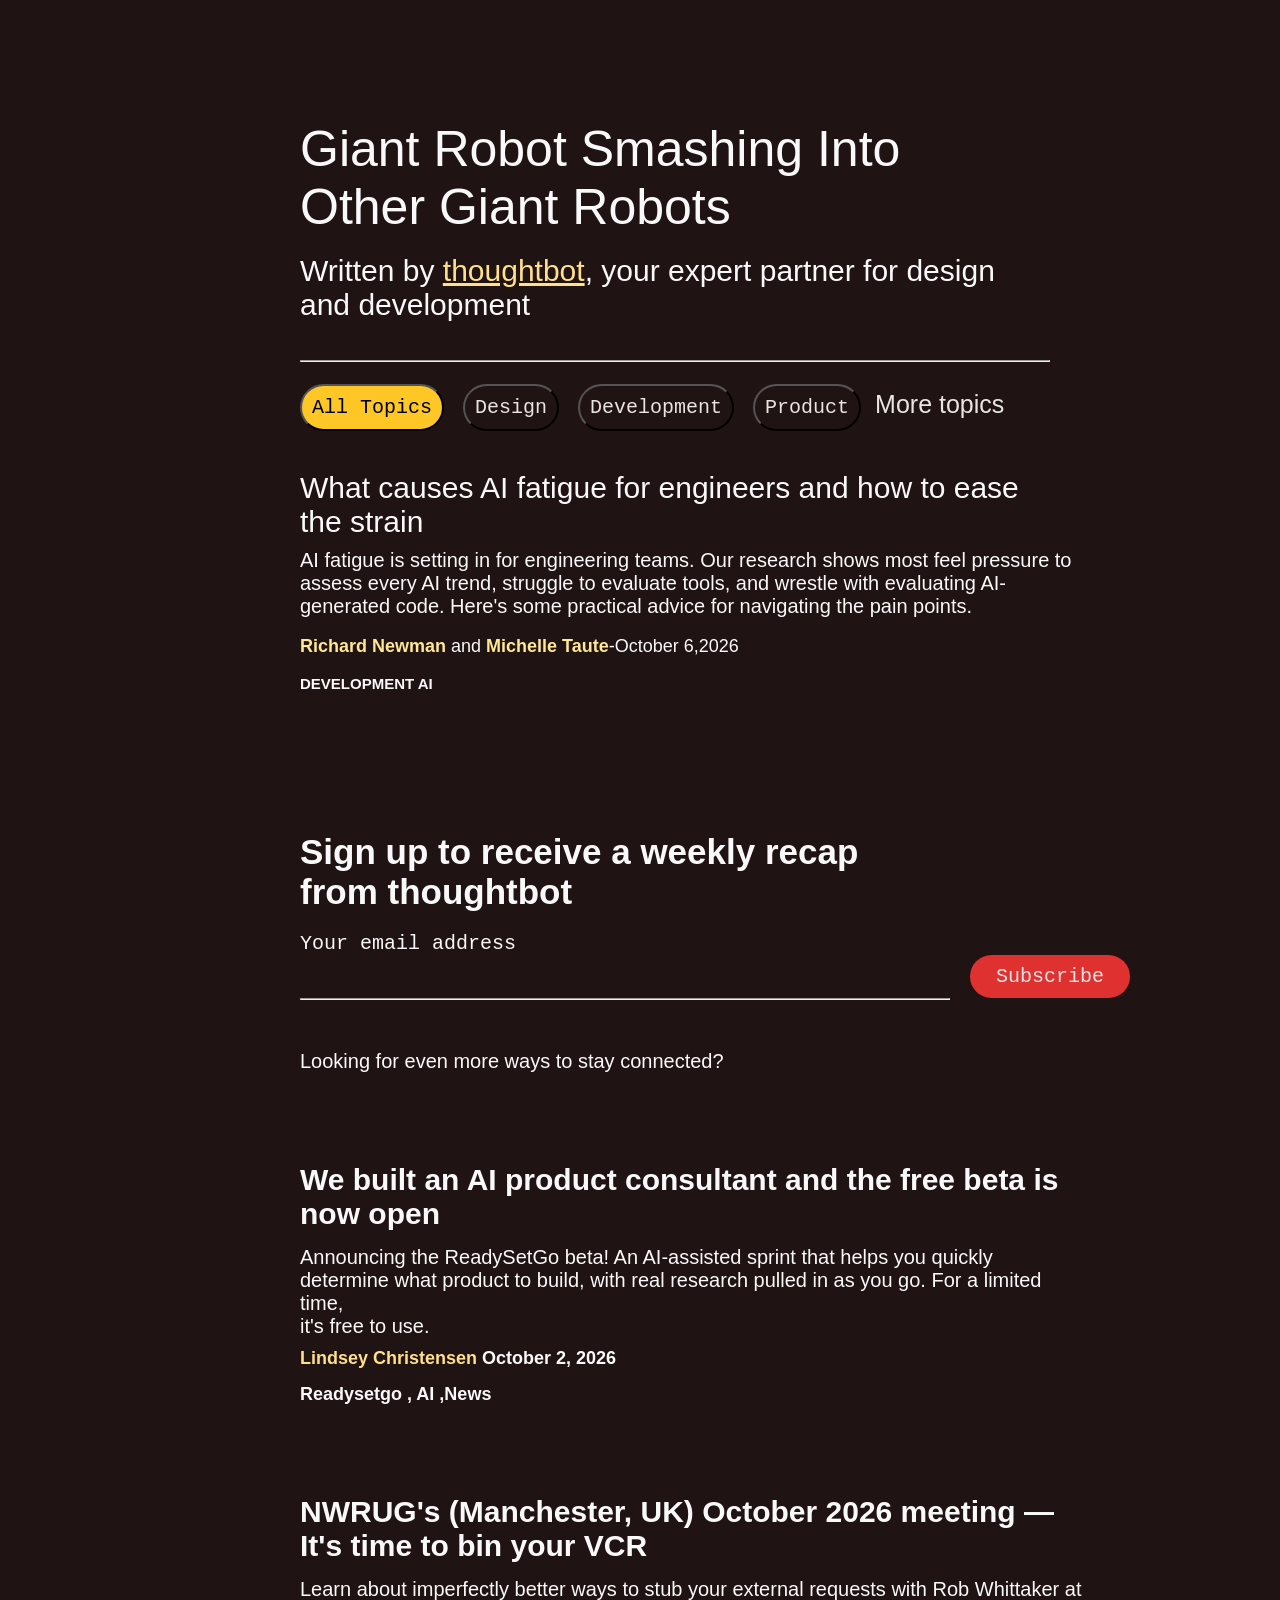
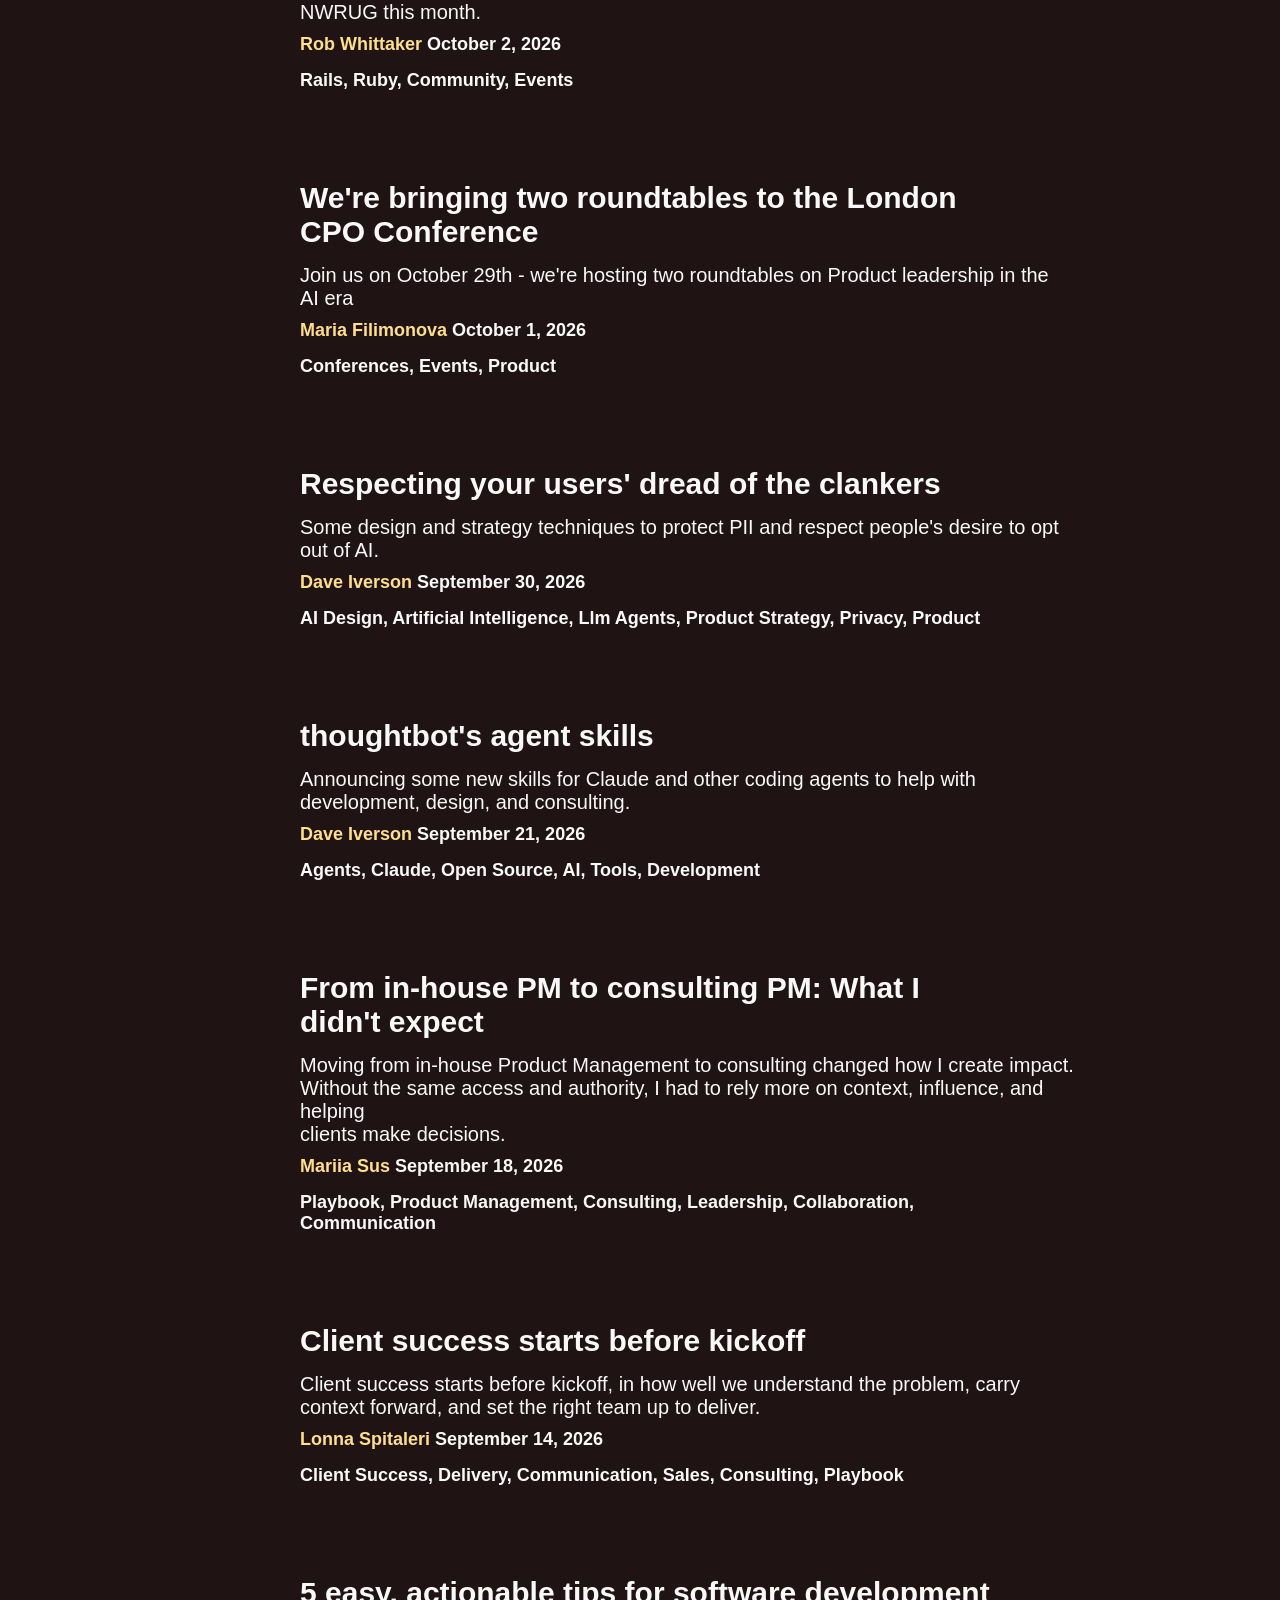
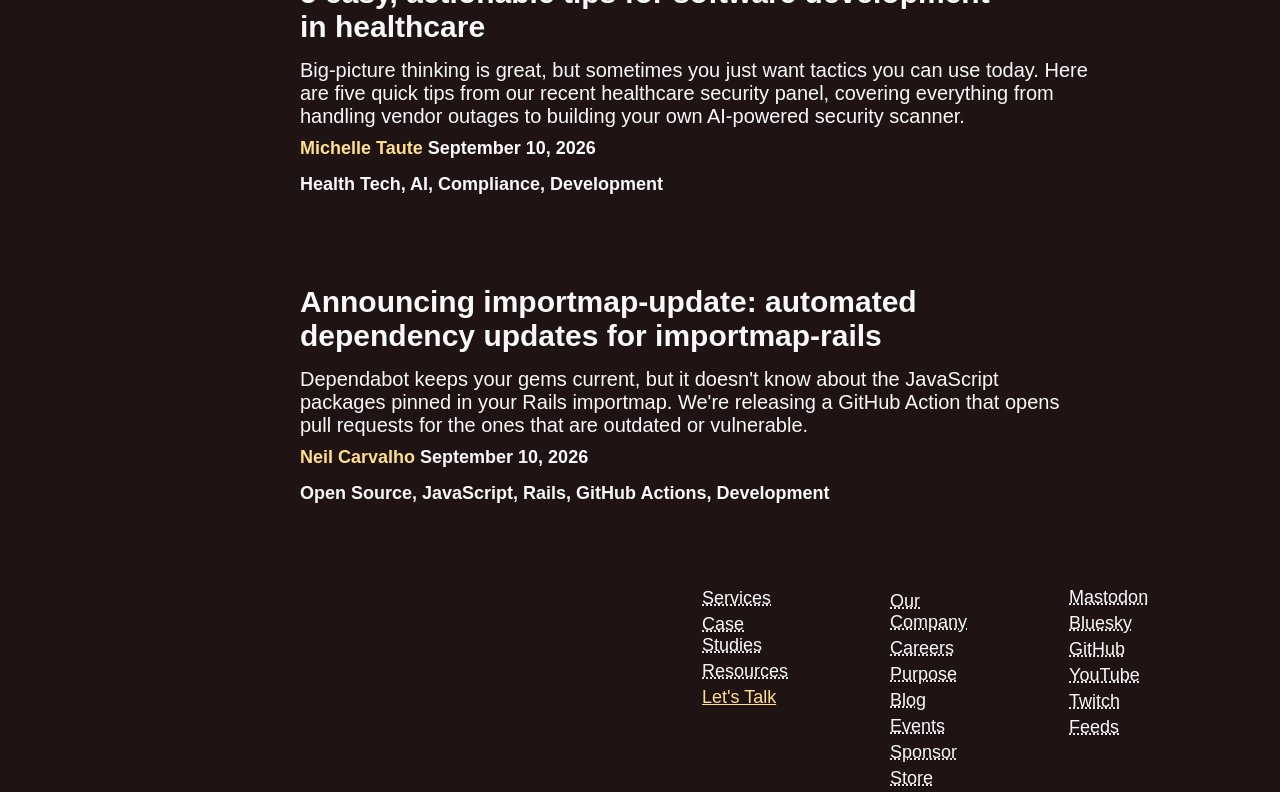
<file: index.html>
<!DOCTYPE html>
<html lang="en">
<head>
    <meta charset="UTF-8">
    <meta name="viewport" content="width=device-width, initial-scale=1.0">
    <title>ThoughtBot</title>
    <link rel="stylesheet" href="style.css">
</head>
<body>
    <div class="header">
    <h1>Giant Robot Smashing Into <br>Other Giant Robots</h1><br>
    <p>Written by <a href="" style="color: #FFDF8B;">thoughtbot</a>, your expert partner for design <br>and development</p><br>
    <hr style="color: #7B6E68; margin-top: 20px; width: 750px;">
    </div><br>

    <button>All Topics</button>
    <button style="background-color: #201313; color: #E9E5E4; margin-left: 15px;">Design</button>
     <button style="background-color: #201313; color: #E9E5E4; margin-left: 15px;">Development</button>
      <button style="background-color: #201313; color: #E9E5E4; margin-left: 15px;">Product</button>
      <button style="background-color: #201313; border: 0; color: #E9E5E4; font-family: Arial, Helvetica, sans-serif; font-size: 25px;">More topics</button>

      <p style="margin-top: 40px; font-weight: 200;">What causes AI fatigue for engineers and how to ease  <br>the strain</p>

      <p style="font-family: Arial, Helvetica, sans-serif; font-size: 20px; margin-top: 10px;">AI fatigue is setting in for engineering teams. Our research shows most feel pressure to <br>assess every AI trend, struggle to evaluate tools, and wrestle with evaluating AI- <br>generated code. Here's some practical advice for navigating the pain points.</p><br>

      <p style="font-family: Arial, Helvetica, sans-serif; font-size: 18px; " > <span style="color: #FFE793; font-weight: 700;">Richard Newman</span> and <span style="color: #FFE793;font-weight: 700;">Michelle Taute</span>-October 6,2026 </p><br>
      <p style="font-family: Arial, Helvetica, sans-serif; font-size: 15px; font-weight: 700; margin-bottom: 140px;">DEVELOPMENT AI</p>  

      <h1 style="color: #FAF9F9; font-family: Arial, Helvetica, sans-serif; font-size: 35px; font-weight: 550;">Sign up to receive a weekly recap <br>from thoughtbot</h1>

      <p style="font-family: monospace; font-size: 20px; margin-top: 20px;">Your email address</p>
      
      <button style="background-color: #E03131; width: 160px; color: #E9E5E4; border: #201313; margin-left: 670px;">Subscribe</button>
      <hr style="width: 650px; ">
      <p style="font-size: 20px; margin-top: 50px;">Looking for even more ways to stay connected?</p>
     <h1 style="color: #FAF9F9; font-family: Arial, Helvetica, sans-serif; font-size: 30px; margin-top: 90px ;">We built an AI product consultant and the free beta is <br> now open</h1>

     <p style="font-size: 20px; margin-top: 15px;">Announcing the ReadySetGo beta! An AI-assisted sprint that helps you quickly <br> determine what product to build, with real research pulled in as you go. For a limited time,<br> it's free to use.</p>
     <p style="font-size: 18px; font-weight: 700; margin-top: 10px;"> <span style="color: #FFDF8B;">Lindsey Christensen</span> October 2, 2026</p>
     <p style="font-size: 18px; font-weight: 570; margin-top: 15px;">Readysetgo , AI  ,News</p>


     <h1 style="color: #FAF9F9; font-family: Arial, Helvetica, sans-serif; font-size: 30px; margin-top: 90px;">NWRUG's (Manchester, UK) October 2026 meeting — <br> It's time to bin your VCR</h1>
      <p style="font-size: 20px; margin-top: 15px;">Learn about imperfectly better ways to stub your external requests with Rob Whittaker at <br>NWRUG this month.</p>
      <p style="font-size: 18px; font-weight: 700; margin-top: 10px;"> <span style="color: #FFDF8B;">Rob Whittaker</span> October 2, 2026</p>
     <p style="font-size: 18px; font-weight: 570; margin-top: 15px;">Rails, Ruby, Community, Events</p>

      <h1 style="color: #FAF9F9; font-family: Arial, Helvetica, sans-serif; font-size: 30px; margin-top: 90px;">We're bringing two roundtables to the London <br>CPO Conference</h1>
      <p style="font-size: 20px; margin-top: 15px;">Join us on October 29th - we're hosting two roundtables on Product leadership in the <br>AI era</p>
      <p style="font-size: 18px; font-weight: 700; margin-top: 10px;"> <span style="color: #FFDF8B;">Maria Filimonova</span> October 1, 2026</p>
      <p style="font-size: 18px; font-weight: 570; margin-top: 15px;">Conferences, Events, Product</p>

       <h1 style="color: #FAF9F9; font-family: Arial, Helvetica, sans-serif; font-size: 30px; margin-top: 90px;">Respecting your users' dread of the clankers</h1>
       <p style="font-size: 20px; margin-top: 15px;">Some design and strategy techniques to protect PII and respect people's desire to opt <br> out of AI.</p>
        <p style="font-size: 18px; font-weight: 700; margin-top: 10px;"> <span style="color: #FFDF8B;">Dave Iverson</span> September 30, 2026</p>
        <p style="font-size: 18px; font-weight: 570; margin-top: 15px;">AI Design, Artificial Intelligence, Llm  Agents, Product Strategy, Privacy, Product</p>

        <h1 style="color: #FAF9F9; font-family: Arial, Helvetica, sans-serif; font-size: 30px; margin-top: 90px;">thoughtbot's agent skills</h1>
        <p style="font-size: 20px; margin-top: 15px;">Announcing some new skills for Claude and other coding agents to help with <br>development, design, and consulting.</p>
        <p style="font-size: 18px; font-weight: 700; margin-top: 10px;"> <span style="color: #FFDF8B;">Dave Iverson</span> September 21, 2026</p>
        <p style="font-size: 18px; font-weight: 570; margin-top: 15px;">Agents, Claude, Open Source, AI, Tools, Development</p>

        <h1 style="color: #FAF9F9; font-family: Arial, Helvetica, sans-serif; font-size: 30px; margin-top: 90px;">From in-house PM to consulting PM: What I <br>didn't expect</h1>
        <p style="font-size: 20px; margin-top: 15px;">Moving from in-house Product Management to consulting changed how I create impact. <br>Without the same access and authority, I had to rely more on context, influence, and helping <br>clients make decisions.</p>
        <p style="font-size: 18px; font-weight: 700; margin-top: 10px;"> <span style="color: #FFDF8B;">Mariia Sus </span> September 18, 2026</p>
        <p style="font-size: 18px; font-weight: 570; margin-top: 15px;">Playbook, Product Management, Consulting, Leadership, Collaboration, <br>Communication</p>


        <h1 style="color: #FAF9F9; font-family: Arial, Helvetica, sans-serif; font-size: 30px; margin-top: 90px;">Client success starts before kickoff</h1>
        <p style="font-size: 20px; margin-top: 15px;">Client success starts before kickoff, in how well we understand the problem, carry <br>context forward, and set the right team up to deliver.</p>
        <p style="font-size: 18px; font-weight: 700; margin-top: 10px;"> <span style="color: #FFDF8B;">Lonna Spitaleri  </span> September 14, 2026</p>
        <p style="font-size: 18px; font-weight: 570; margin-top: 15px;">Client Success, Delivery, Communication, Sales, Consulting, Playbook</p>

        <h1 style="color: #FAF9F9; font-family: Arial, Helvetica, sans-serif; font-size: 30px; margin-top: 90px;">5 easy, actionable tips for software development <br>in healthcare</h1>
         <p style="font-size: 20px; margin-top: 15px;">Big-picture thinking is great, but sometimes you just want tactics you can use today. Here <br>are five quick tips from our recent healthcare security panel, covering everything from <br>handling vendor outages to building your own AI-powered security scanner.</p>
        <p style="font-size: 18px; font-weight: 700; margin-top: 10px;"> <span style="color: #FFDF8B;">Michelle Taute</span> September 10, 2026</p>
        <p style="font-size: 18px; font-weight: 570; margin-top: 15px;">Health Tech, AI, Compliance, Development</p>

         <h1 style="color: #FAF9F9; font-family: Arial, Helvetica, sans-serif; font-size: 30px; margin-top: 90px;">Announcing importmap-update: automated <br>dependency updates for importmap-rails</h1>
          <p style="font-size: 20px; margin-top: 15px;">Dependabot keeps your gems current, but it doesn't know about the JavaScript <br>packages pinned in your Rails importmap. We're releasing a GitHub Action that opens <br>pull requests for the ones that are outdated or vulnerable.</p>
         <p style="font-size: 18px; font-weight: 700; margin-top: 10px;"> <span style="color: #FFDF8B;">Neil Carvalho</span> September 10, 2026</p>
         <p style="font-size: 18px; font-weight: 570; margin-top: 15px;">Open Source, JavaScript, Rails, GitHub Actions, Development</p>
    
         
         <table>
            <tr>
                <td>
         <p style="font-size: 18px; font-family: Arial, Helvetica, sans-serif; text-decoration-line: underline; text-decoration-style: dotted; margin-left: 400px; margin-top: 0px;">Services</p>
         <p style="font-size: 18px; font-family: Arial, Helvetica, sans-serif; text-decoration-line: underline; text-decoration-style: dotted; margin-left: 400px ; margin-top: 5px;">Case Studies</p>
         <p style="font-size: 18px; font-family: Arial, Helvetica, sans-serif; text-decoration-line: underline; text-decoration-style: dotted; margin-left: 400px; margin-top: 5px; ">Resources</p>
         <p style="font-size: 18px; font-family: Arial, Helvetica, sans-serif; text-decoration-line: underline;  margin-left: 400px; color: #FFDF8B; margin-top: 5px;">Let's Talk</p>
       </td>

       <td>
         <p style="font-size: 18px; font-family: Arial, Helvetica, sans-serif; text-decoration-line: underline; text-decoration-style: dotted; margin-left: 100px; margin-top: 85px; ">Our Company</p>
         <p style="font-size: 18px; font-family: Arial, Helvetica, sans-serif; text-decoration-line: underline; text-decoration-style: dotted; margin-left: 100px; margin-top: 5px; ">Careers</p>
         <p style="font-size: 18px; font-family: Arial, Helvetica, sans-serif; text-decoration-line: underline; text-decoration-style: dotted; margin-left: 100px; margin-top: 5px; ">Purpose</p>
         <p style="font-size: 18px; font-family: Arial, Helvetica, sans-serif; text-decoration-line: underline; text-decoration-style: dotted; margin-left: 100px; margin-top: 5px; ">Blog</p>
         <p style="font-size: 18px; font-family: Arial, Helvetica, sans-serif; text-decoration-line: underline; text-decoration-style: dotted; margin-left: 100px; margin-top: 5px; ">Events</p>
         <p style="font-size: 18px; font-family: Arial, Helvetica, sans-serif; text-decoration-line: underline; text-decoration-style: dotted; margin-left: 100px; margin-top: 5px; ">Sponsor</p>
         <p style="font-size: 18px; font-family: Arial, Helvetica, sans-serif; text-decoration-line: underline; text-decoration-style: dotted; margin-left: 100px; margin-top: 5px; ">Store</p>
         </td>

          <td>
         <p style="font-size: 18px; font-family: Arial, Helvetica, sans-serif; text-decoration-line: underline; text-decoration-style: dotted; margin-left: 100px; margin-top: 30px; ">Mastodon</p>
         <p style="font-size: 18px; font-family: Arial, Helvetica, sans-serif; text-decoration-line: underline; text-decoration-style: dotted; margin-left: 100px; margin-top: 5px; ">Bluesky</p>
         <p style="font-size: 18px; font-family: Arial, Helvetica, sans-serif; text-decoration-line: underline; text-decoration-style: dotted; margin-left: 100px; margin-top: 5px; ">GitHub</p>
         <p style="font-size: 18px; font-family: Arial, Helvetica, sans-serif; text-decoration-line: underline; text-decoration-style: dotted; margin-left: 100px; margin-top: 5px; ">YouTube</p>
         <p style="font-size: 18px; font-family: Arial, Helvetica, sans-serif; text-decoration-line: underline; text-decoration-style: dotted; margin-left: 100px; margin-top: 5px; ">Twitch</p>
         <p style="font-size: 18px; font-family: Arial, Helvetica, sans-serif; text-decoration-line: underline; text-decoration-style: dotted; margin-left: 100px; margin-top: 5px; ">Feeds</p>
         </td>
         

         
</body>
</html>
</file>
<file: style.css>
*{
    margin: 0px;
    padding: 0px;
    box-sizing: border-box;
}

body{
    background-color: #201313;
    text-align: left;
    padding-left: 300px;
    padding-right:190px;
    
}

.header h1 {
    margin-top: 120px;
    color: #FAF9F9;
    font-family: Arial, Helvetica, sans-serif;
    font-size: 50px;
    font-weight: 400;
}

p {
    color: #FAF9F9;
    font-size: 30px;
    font-family: sans-serif;
}

Button {
    background-color: #FFC726;
    padding: 10px;
    border-radius: 25px;
    font-family: monospace;
    font-size: 20px;
    
}
</file>
